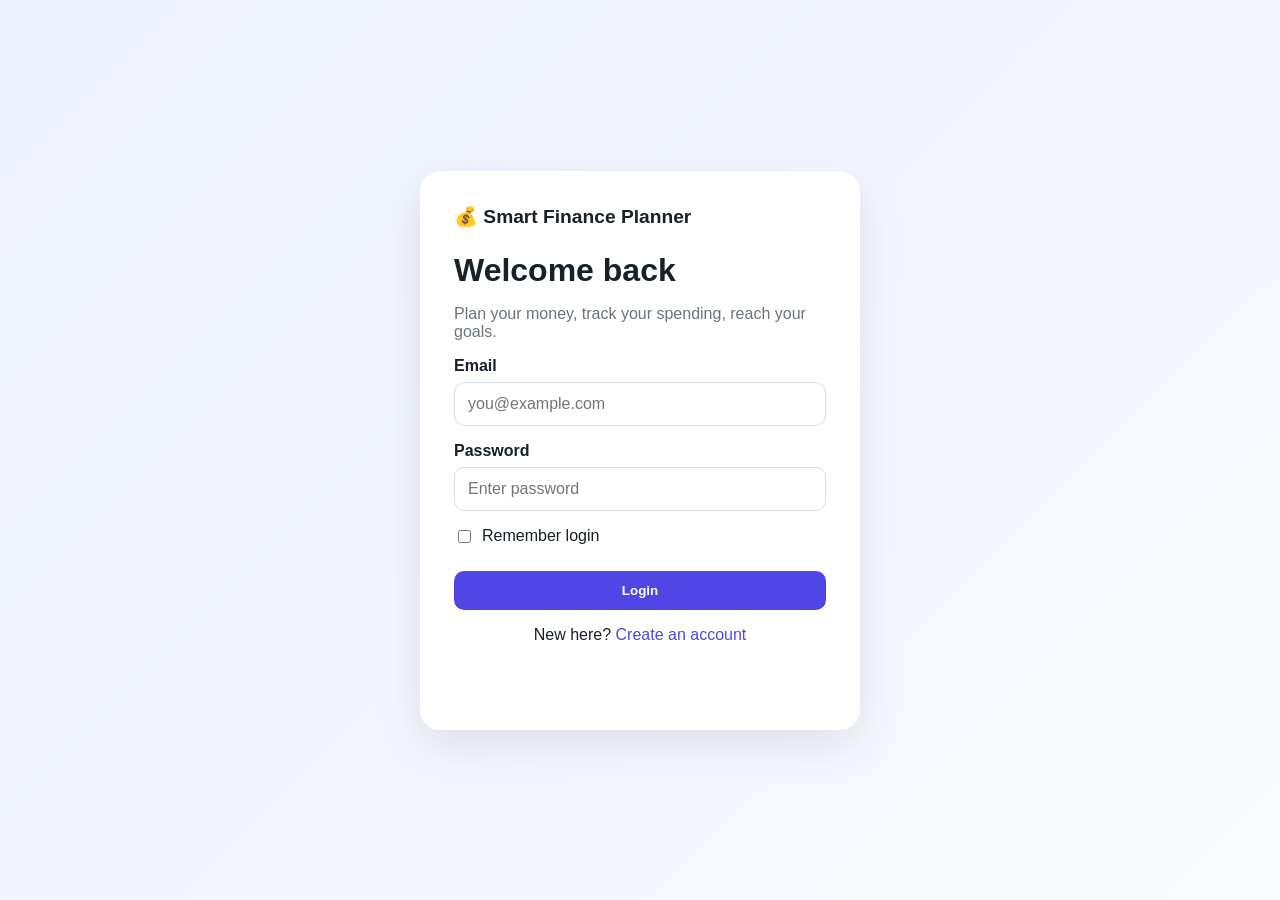
<file: index.html>
<!DOCTYPE html>
<html lang="en">
<head>
  <meta charset="UTF-8">
  <meta name="viewport" content="width=device-width, initial-scale=1.0">
  <title>Smart Finance Planner - Login</title>
  <link rel="stylesheet" href="css/style.css">
</head>
<body class="auth-page">
  <main class="auth-card">
    <div class="brand">💰 Smart Finance Planner</div>
    <h1>Welcome back</h1>
    <p class="muted">Plan your money, track your spending, reach your goals.</p>

    <form id="loginForm">
      <label>Email</label>
      <input id="loginEmail" type="email" required placeholder="you@example.com">

      <label>Password</label>
      <input id="loginPassword" type="password" required placeholder="Enter password">

      <label class="check"><input id="remember" type="checkbox"> Remember login</label>
      <button class="btn primary" type="submit">Login</button>
    </form>

    <p class="center">New here? <a href="signup.html">Create an account</a></p>
    <p id="loginMessage" class="message"></p>
  </main>
  <script src="js/storage.js"></script>
  <script src="js/auth.js"></script>
</body>
</html>
</file>
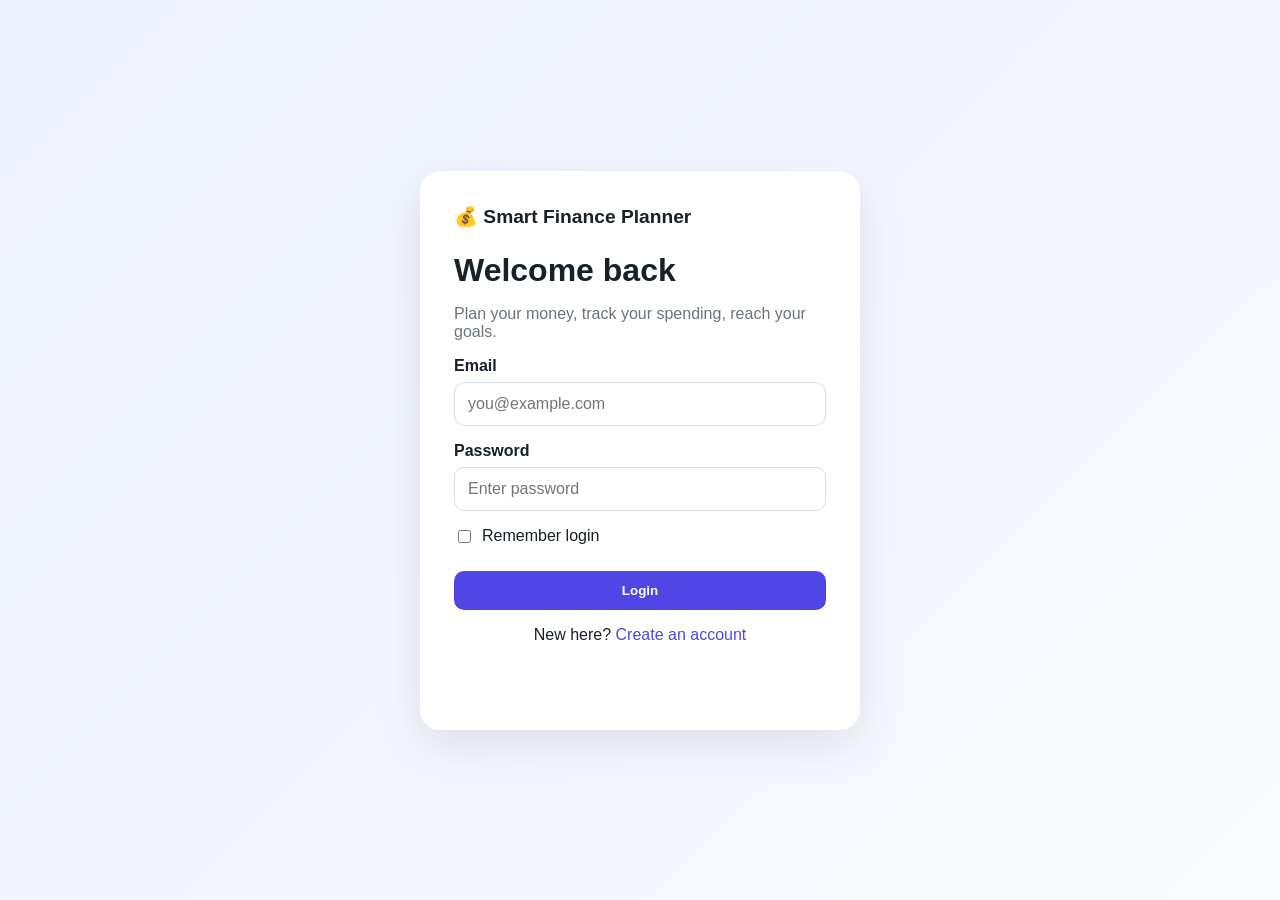
<file: budget.html>
<!DOCTYPE html>
<html lang="en">
<head>
<meta charset="UTF-8"><meta name="viewport" content="width=device-width, initial-scale=1.0">
<title>Budget - Smart Finance Planner</title><link rel="stylesheet" href="css/style.css">
</head>
<body>
<div class="app">
<aside class="sidebar"><div class="brand">💰 Smart Finance</div><nav>
<a href="dashboard.html">🏠 Dashboard</a><a href="transactions.html">🧾 Transactions</a><a class="active" href="budget.html">💳 Budget</a>
<a href="savings.html">🎯 Savings Goals</a><a href="analytics.html">📈 Analytics</a></nav>
<button id="themeToggle" class="nav-button">🌙 Dark Mode</button><button id="logoutBtn" class="nav-button">↪ Logout</button></aside>
<main class="content"><header class="topbar"><div><h1>Monthly Budget</h1><p class="muted">Set limits and monitor category spending.</p></div></header>
<section class="panel"><form id="budgetForm" class="form-grid">
<select id="budgetCategory"><option>Food</option><option>Shopping</option><option>Transport</option><option>Bills</option><option>Education</option><option>Entertainment</option><option>Healthcare</option><option>Rent</option><option>Travel</option><option>Other</option></select>
<input id="budgetAmount" type="number" min="0" required placeholder="Budget amount"><button class="btn primary">Save Budget</button>
</form></section><section class="panel"><div id="budgetList"></div></section></main></div>
<script src="js/storage.js"></script><script src="js/app.js"></script>
</body></html>
</file>
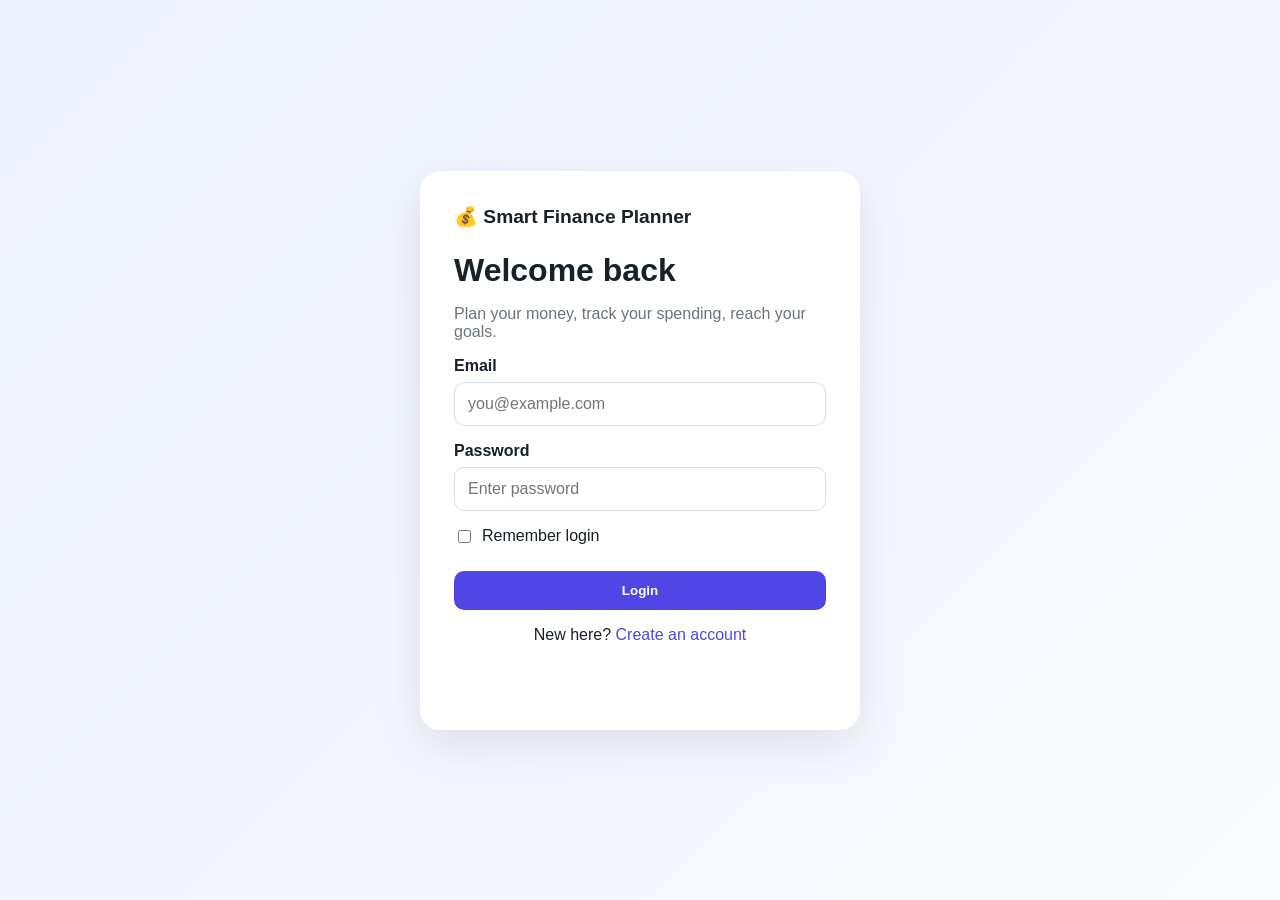
<file: dashboard.html>
<!DOCTYPE html>
<html lang="en">
<head>
  <meta charset="UTF-8">
  <meta name="viewport" content="width=device-width, initial-scale=1.0">
  <title>Dashboard - Smart Finance Planner</title>
  <link rel="stylesheet" href="css/style.css">
</head>
<body>
  <div class="app">
    <aside class="sidebar">
      <div class="brand">💰 Smart Finance</div>
      <nav>
        <a class="active" href="dashboard.html">🏠 Dashboard</a>
        <a href="transactions.html">🧾 Transactions</a>
        <a href="budget.html">💳 Budget</a>
        <a href="savings.html">🎯 Savings Goals</a>
        <a href="analytics.html">📈 Analytics</a>
      </nav>
      <button id="themeToggle" class="nav-button">🌙 Dark Mode</button>
      <button id="logoutBtn" class="nav-button">↪ Logout</button>
    </aside>

    <main class="content">
      <header class="topbar">
        <div>
          <h1>Welcome, <span id="userName">User</span> 👋</h1>
          <p class="muted">Here is your financial overview.</p>
        </div>
        <a class="btn secondary" href="setup.html">Edit Plan</a>
      </header>

      <section class="cards">
        <div class="stat-card"><span>💵 Total Income</span><strong id="income">₹0</strong></div>
        <div class="stat-card"><span>🎯 Planned Savings</span><strong id="savings">₹0</strong></div>
        <div class="stat-card"><span>🧾 Expenses</span><strong id="expenses">₹0</strong></div>
        <div class="stat-card"><span>💰 Balance</span><strong id="balance">₹0</strong></div>
      </section>

      <section class="grid-2">
        <div class="panel">
          <h2>Monthly Plan</h2>
          <div id="plan"></div>
        </div>
        <div class="panel">
          <h2>Savings Progress</h2>
          <div class="progress"><div id="savingBar"></div></div>
          <p id="savingText" class="muted"></p>
          <div id="tips"></div>
        </div>
      </section>

      <section class="panel">
        <div class="panel-head"><h2>Recent Transactions</h2><a href="transactions.html">View all</a></div>
        <div id="recentTransactions"></div>
      </section>
    </main>
  </div>
  <script src="js/storage.js"></script>
  <script src="js/app.js"></script>
</body>
</html>
</file>
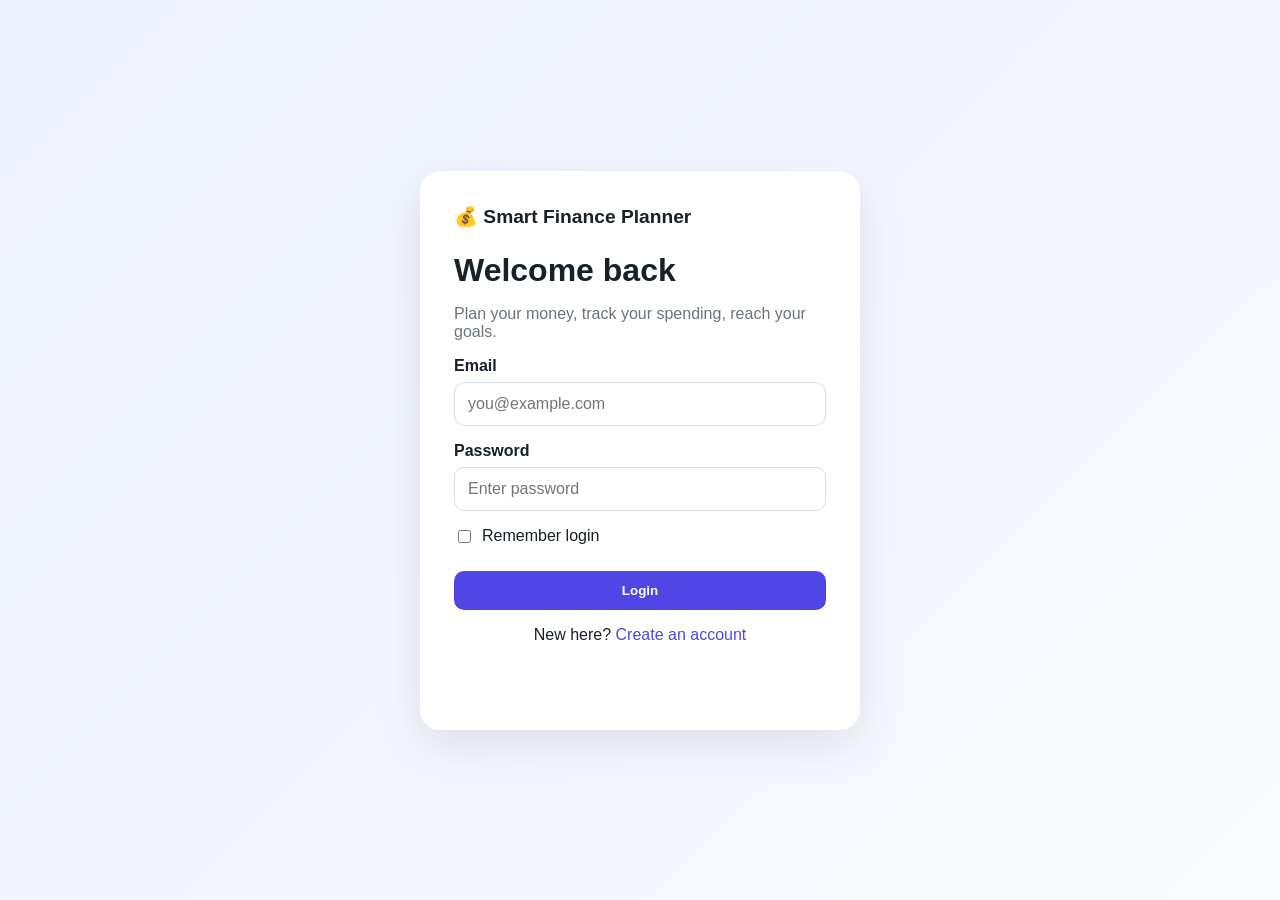
<file: profile.html>
<!DOCTYPE html>
<html lang="en"><head><meta charset="UTF-8"><meta name="viewport" content="width=device-width, initial-scale=1.0">
<title>Profile - Smart Finance Planner</title><link rel="stylesheet" href="css/style.css"></head>
<body><div class="app"><aside class="sidebar"><div class="brand">💰 Smart Finance</div><nav>
<a href="dashboard.html">🏠 Dashboard</a><a href="transactions.html">🧾 Transactions</a><a href="budget.html">💳 Budget</a>
<a href="savings.html">🎯 Savings Goals</a><a href="analytics.html">📈 Analytics</a></nav>
<button id="themeToggle" class="nav-button">🌙 Dark Mode</button><button id="logoutBtn" class="nav-button">↪ Logout</button></aside>
<main class="content"><header class="topbar"><div><h1>Profile</h1><p class="muted">Your account and plan information.</p></div></header>
<section class="panel" id="profileInfo"></section></main></div>
<script src="js/storage.js"></script><script src="js/app.js"></script></body></html>
</file>
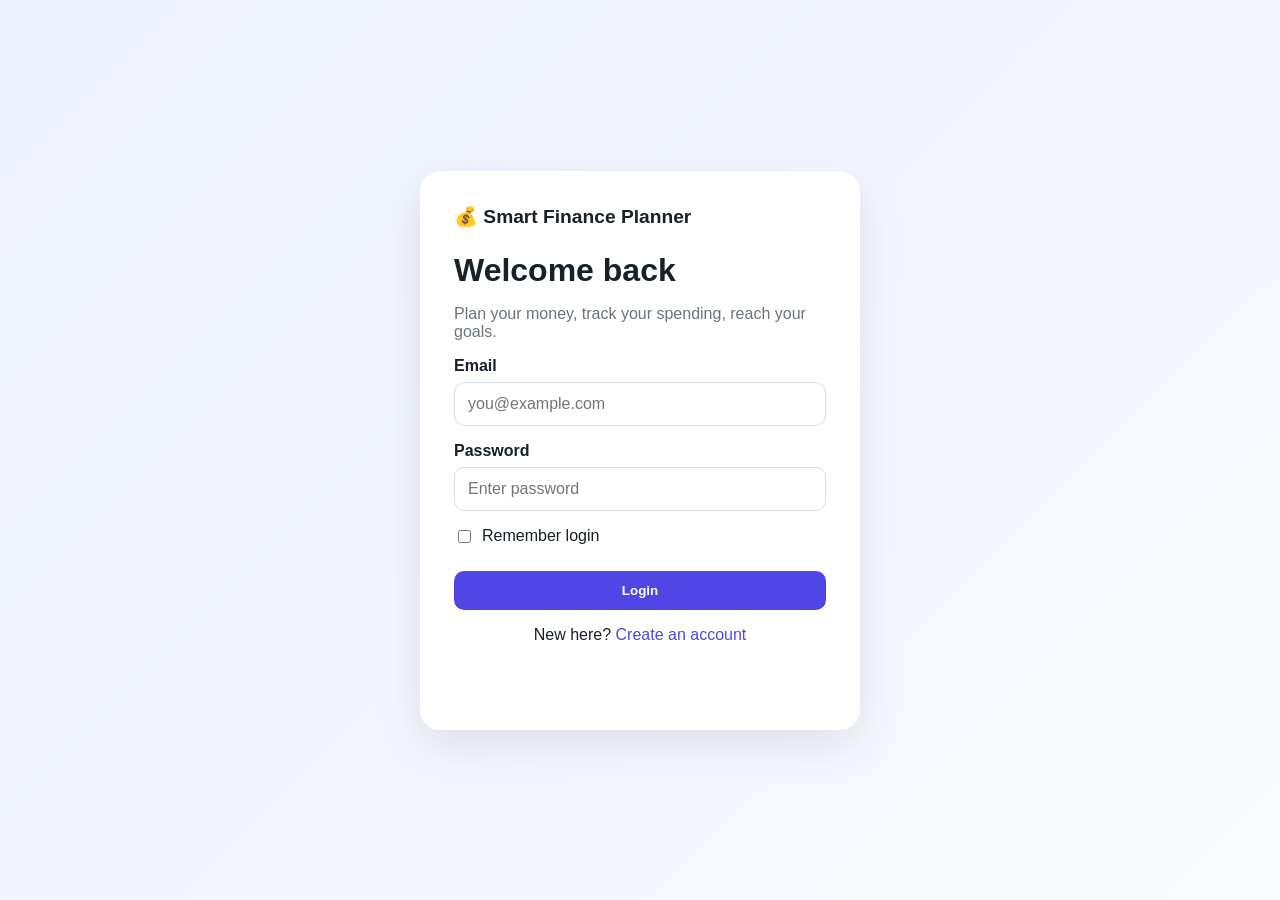
<file: savings-setup.html>
<!DOCTYPE html>
<html lang="en">
<head>
  <meta charset="UTF-8">
  <meta name="viewport" content="width=device-width, initial-scale=1.0">
  <title>Savings Setup - Smart Finance Planner</title>
  <link rel="stylesheet" href="css/style.css">
</head>
<body>
  <main class="setup-page">
    <section class="setup-card">
      <div class="brand">💰 Smart Finance Planner</div>
      <div class="step">STEP 2 OF 2</div>
      <h1>Build your savings plan</h1>
      <p class="muted">You decide how much you want to save every month.</p>

      <form id="savingsForm">
        <label>Monthly Savings</label>
        <input id="monthlySavings" type="number" min="0" required placeholder="15000">

        <label>Savings Goal</label>
        <input id="goalAmount" type="number" min="0" required placeholder="200000">

        <label>Target Date</label>
        <input id="targetDate" type="month" required>

        <button class="btn primary" type="submit">Create My Plan →</button>
      </form>
      <p id="savingsMessage" class="message"></p>
    </section>
  </main>
  <script src="js/storage.js"></script>
  <script src="js/setup.js"></script>
</body>
</html>
</file>
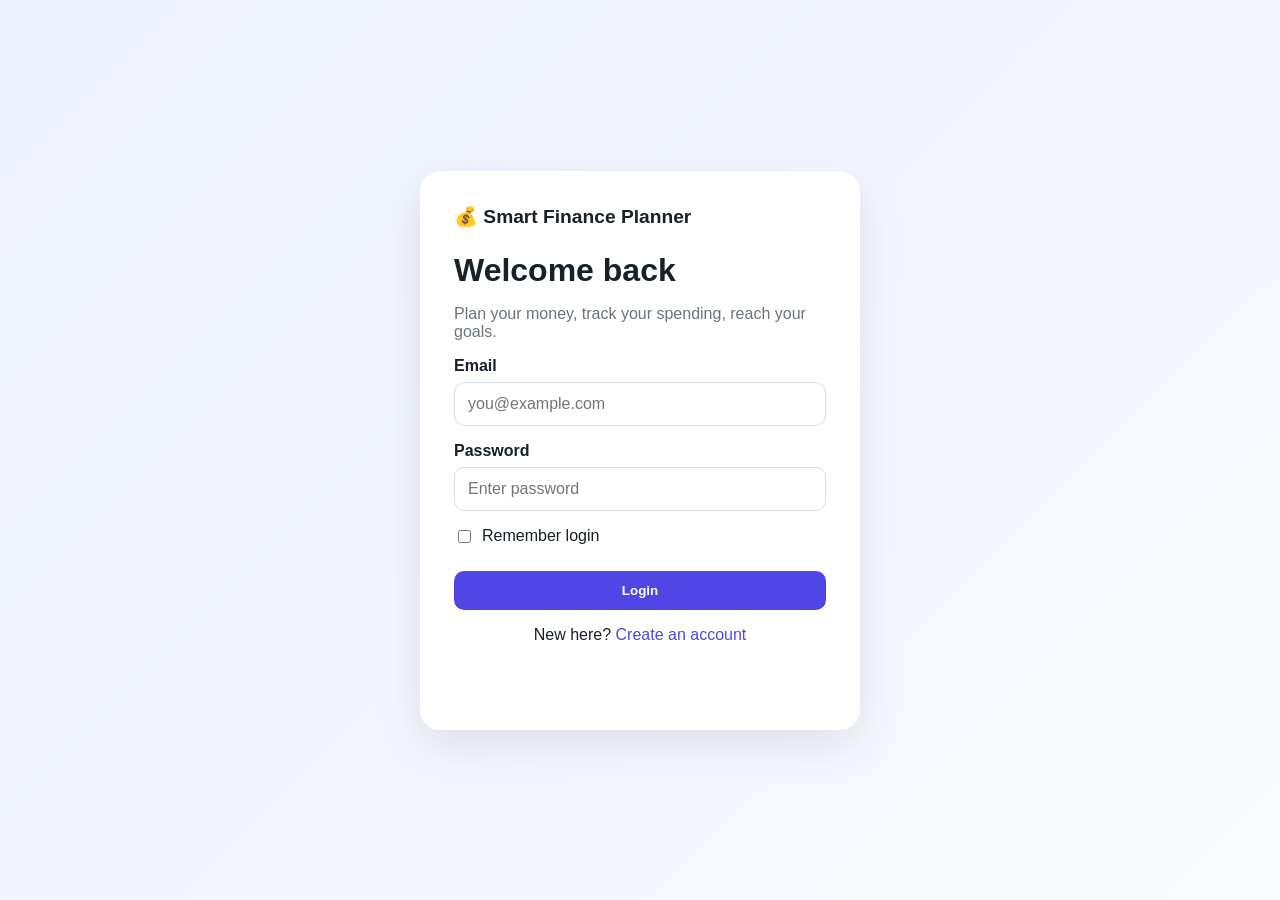
<file: savings.html>
<!DOCTYPE html>
<html lang="en">
<head><meta charset="UTF-8"><meta name="viewport" content="width=device-width, initial-scale=1.0">
<title>Savings Goals - Smart Finance Planner</title><link rel="stylesheet" href="css/style.css"></head>
<body><div class="app"><aside class="sidebar"><div class="brand">💰 Smart Finance</div><nav>
<a href="dashboard.html">🏠 Dashboard</a><a href="transactions.html">🧾 Transactions</a><a href="budget.html">💳 Budget</a>
<a class="active" href="savings.html">🎯 Savings Goals</a><a href="analytics.html">📈 Analytics</a></nav>
<button id="themeToggle" class="nav-button">🌙 Dark Mode</button><button id="logoutBtn" class="nav-button">↪ Logout</button></aside>
<main class="content"><header class="topbar"><div><h1>Savings Goals</h1><p class="muted">Track what you are saving toward.</p></div></header>
<section class="panel"><form id="goalForm" class="form-grid"><input id="goalName" required placeholder="Goal name">
<input id="goalTarget" type="number" min="0" required placeholder="Target amount"><input id="goalSaved" type="number" min="0" value="0" placeholder="Already saved">
<input id="goalDate" type="month" required><button class="btn primary">Add Goal</button></form></section>
<section id="goals" class="cards"></section></main></div>
<script src="js/storage.js"></script><script src="js/app.js"></script></body></html>
</file>
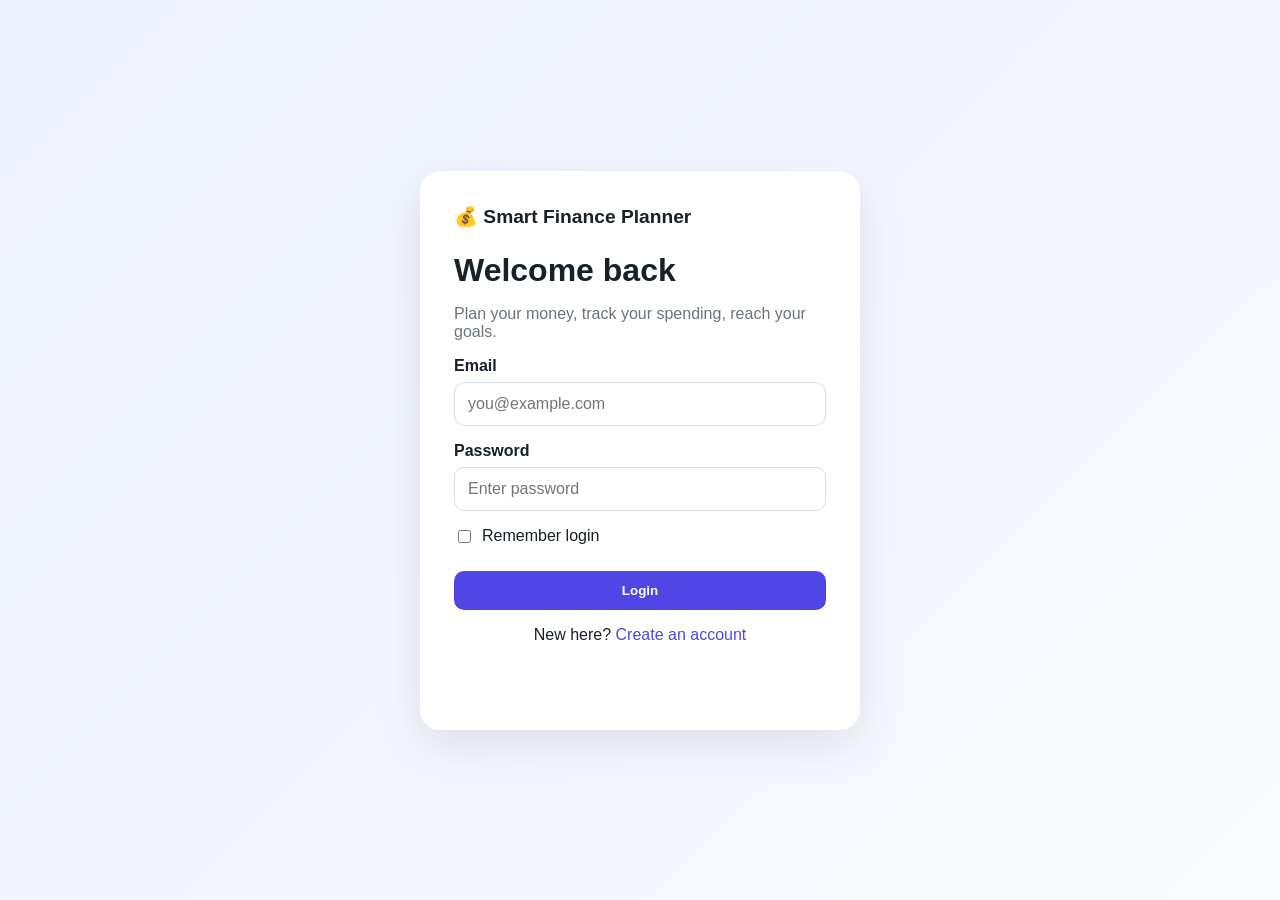
<file: setup.html>
<!DOCTYPE html>
<html lang="en">
<head>
  <meta charset="UTF-8">
  <meta name="viewport" content="width=device-width, initial-scale=1.0">
  <title>Financial Setup - Smart Finance Planner</title>
  <link rel="stylesheet" href="css/style.css">
</head>
<body>
  <main class="setup-page">
    <section class="setup-card">
      <div class="brand">💰 Smart Finance Planner</div>
      <div class="step">STEP 1 OF 2</div>
      <h1>Let's build your financial plan</h1>
      <p class="muted">Tell us about your monthly income.</p>

      <form id="incomeForm">
        <label>Monthly Salary</label>
        <input id="salary" type="number" min="0" required placeholder="50000">

        <label>Other Income <span class="muted">(optional)</span></label>
        <input id="otherIncome" type="number" min="0" value="0" placeholder="5000">

        <label>Salary Date</label>
        <input id="salaryDate" type="number" min="1" max="31" value="1" required>

        <label>Currency</label>
        <select id="currency">
          <option value="INR">₹ Indian Rupee</option>
          <option value="USD">$ US Dollar</option>
          <option value="EUR">€ Euro</option>
          <option value="GBP">£ Pound</option>
        </select>

        <button class="btn primary" type="submit">Continue →</button>
      </form>
    </section>
  </main>
  <script src="js/storage.js"></script>
  <script src="js/setup.js"></script>
</body>
</html>
</file>
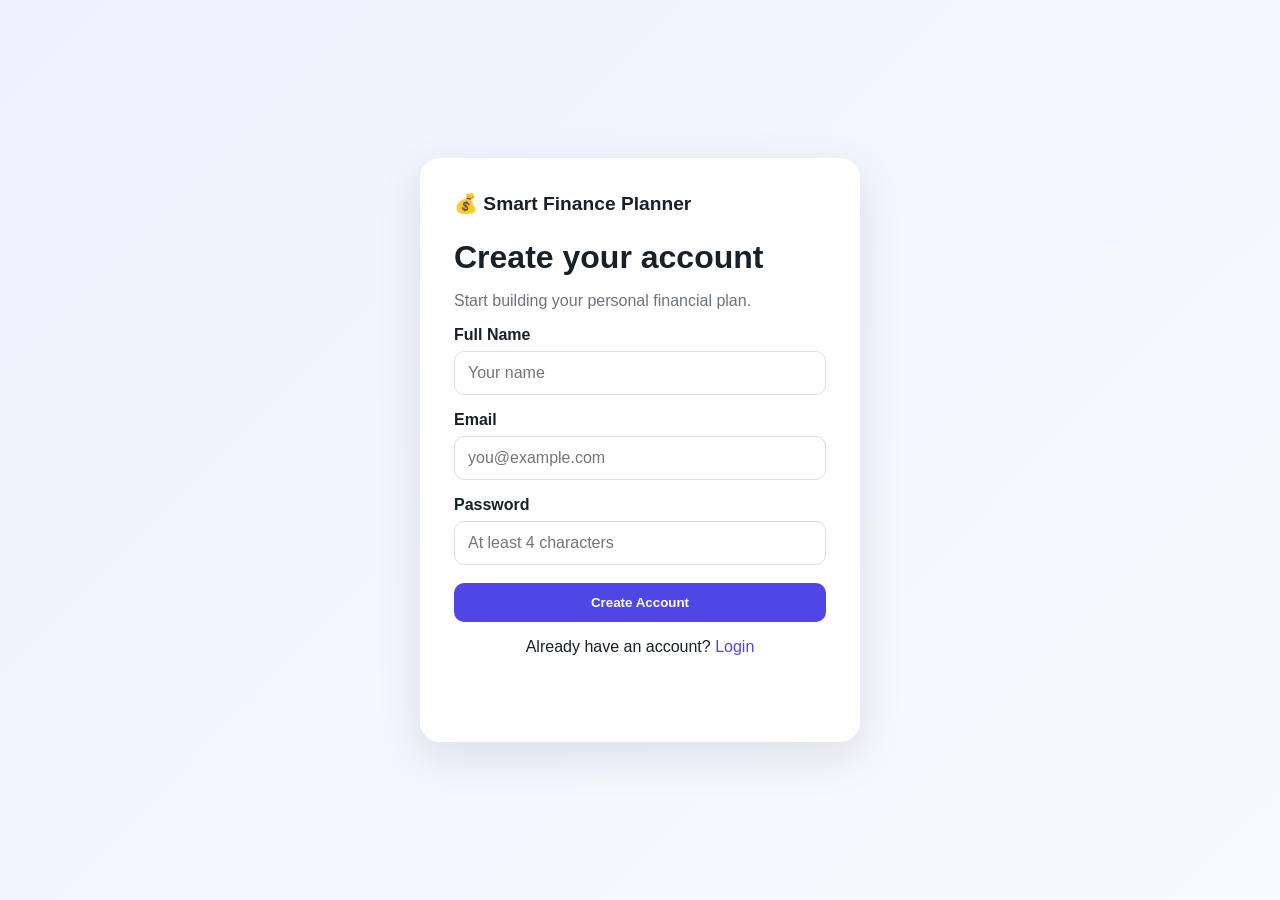
<file: signup.html>
<!DOCTYPE html>
<html lang="en">
<head>
  <meta charset="UTF-8">
  <meta name="viewport" content="width=device-width, initial-scale=1.0">
  <title>Create Account - Smart Finance Planner</title>
  <link rel="stylesheet" href="css/style.css">
</head>
<body class="auth-page">
  <main class="auth-card">
    <div class="brand">💰 Smart Finance Planner</div>
    <h1>Create your account</h1>
    <p class="muted">Start building your personal financial plan.</p>

    <form id="signupForm">
      <label>Full Name</label>
      <input id="signupName" required placeholder="Your name">

      <label>Email</label>
      <input id="signupEmail" type="email" required placeholder="you@example.com">

      <label>Password</label>
      <input id="signupPassword" type="password" minlength="4" required placeholder="At least 4 characters">

      <button class="btn primary" type="submit">Create Account</button>
    </form>

    <p class="center">Already have an account? <a href="index.html">Login</a></p>
    <p id="signupMessage" class="message"></p>
  </main>
  <script src="js/storage.js"></script>
  <script src="js/auth.js"></script>
</body>
</html>
</file>
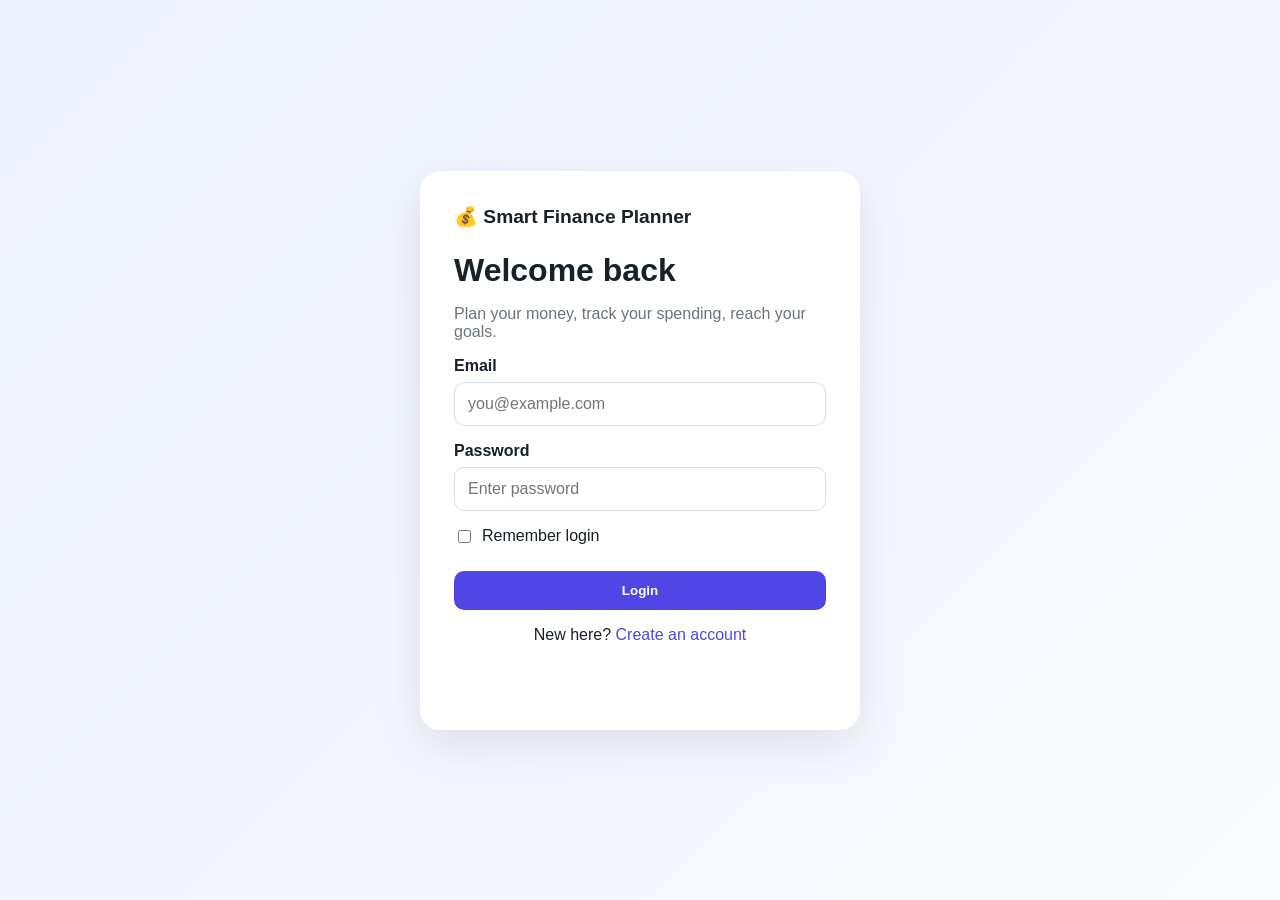
<file: transactions.html>
<!DOCTYPE html>
<html lang="en">
<head>
  <meta charset="UTF-8">
  <meta name="viewport" content="width=device-width, initial-scale=1.0">
  <title>Transactions - Smart Finance Planner</title>
  <link rel="stylesheet" href="css/style.css">
</head>
<body>
<div class="app">
  <aside class="sidebar">
    <div class="brand">💰 Smart Finance</div>
    <nav>
      <a href="dashboard.html">🏠 Dashboard</a>
      <a class="active" href="transactions.html">🧾 Transactions</a>
      <a href="budget.html">💳 Budget</a>
      <a href="savings.html">🎯 Savings Goals</a>
      <a href="analytics.html">📈 Analytics</a>
    </nav>
    <button id="themeToggle" class="nav-button">🌙 Dark Mode</button>
    <button id="logoutBtn" class="nav-button">↪ Logout</button>
  </aside>
  <main class="content">
    <header class="topbar"><div><h1>Transactions</h1><p class="muted">Manage your income and expenses.</p></div></header>
    <section class="panel">
      <form id="transactionForm" class="form-grid">
        <select id="type"><option value="expense">Expense</option><option value="income">Income</option></select>
        <input id="amount" type="number" min="0" required placeholder="Amount">
        <input id="description" required placeholder="Description">
        <select id="category">
          <option>Food</option><option>Shopping</option><option>Transport</option><option>Bills</option>
          <option>Education</option><option>Entertainment</option><option>Healthcare</option><option>Rent</option>
          <option>Travel</option><option>Other</option>
        </select>
        <input id="date" type="date" required>
        <button class="btn primary" type="submit">Add Transaction</button>
      </form>
    </section>
    <section class="panel">
      <div class="toolbar">
        <input id="search" placeholder="Search transactions...">
        <select id="filter"><option value="all">All</option><option value="income">Income</option><option value="expense">Expenses</option></select>
      </div>
      <div id="transactionList"></div>
    </section>
  </main>
</div>
<script src="js/storage.js"></script>
<script src="js/app.js"></script>
</body>
</html>
</file>
<file: css/style.css>
*{box-sizing:border-box}body{margin:0;font-family:Inter,Arial,sans-serif;background:#f5f7fb;color:#18202a}a{color:#4f46e5;text-decoration:none}.muted{color:#6b7280}.center{text-align:center}.brand{font-weight:800;font-size:1.2rem;margin-bottom:24px}.auth-page{min-height:100vh;display:grid;place-items:center;background:linear-gradient(135deg,#eef2ff,#f8fafc)}.auth-card,.setup-card{width:min(440px,92%);background:white;padding:34px;border-radius:20px;box-shadow:0 15px 45px rgba(15,23,42,.1)}h1{margin:8px 0 8px;font-size:2rem}h2{margin-top:0}label{display:block;font-weight:600;margin:16px 0 7px}input,select{width:100%;padding:12px 13px;border:1px solid #d8dee9;border-radius:10px;background:#fff;font:inherit;outline:none}input:focus,select:focus{border-color:#6366f1}.check{font-weight:400;display:flex;gap:8px;align-items:center}.check input{width:auto}.btn{border:0;border-radius:10px;padding:12px 17px;font-weight:700;cursor:pointer;display:inline-block}.primary{background:#4f46e5;color:white}.secondary{background:#eef2ff;color:#4338ca}.auth-card .btn{width:100%;margin-top:18px}.message{min-height:20px;color:#dc2626}.setup-page{min-height:100vh;display:grid;place-items:center;padding:25px}.setup-card{width:min(540px,94%)}.step{font-size:.78rem;color:#4f46e5;font-weight:800;letter-spacing:.08em}.app{display:flex;min-height:100vh}.sidebar{width:245px;background:#111827;color:white;padding:25px 16px;position:fixed;height:100vh}.sidebar .brand{color:white;padding:0 10px}.sidebar nav{display:grid;gap:6px}.sidebar nav a,.nav-button{padding:12px;border-radius:9px;color:#d1d5db;background:transparent;border:0;text-align:left;font:inherit;cursor:pointer}.sidebar nav a:hover,.sidebar nav a.active,.nav-button:hover{background:#1f2937;color:white}.nav-button{width:100%;margin-top:8px}.content{margin-left:245px;padding:32px;width:calc(100% - 245px)}.topbar{display:flex;justify-content:space-between;align-items:center;margin-bottom:28px}.cards{display:grid;grid-template-columns:repeat(4,1fr);gap:18px;margin-bottom:22px}.stat-card,.panel{background:white;border-radius:16px;padding:20px;box-shadow:0 5px 18px rgba(15,23,42,.05)}.stat-card span{display:block;color:#6b7280;margin-bottom:10px}.stat-card strong{font-size:1.55rem}.grid-2{display:grid;grid-template-columns:1fr 1fr;gap:20px;margin-bottom:22px}.progress{height:13px;background:#e5e7eb;border-radius:99px;overflow:hidden}.progress div{height:100%;background:#4f46e5;width:0}.plan-row,.transaction-row,.budget-row{display:flex;justify-content:space-between;gap:15px;padding:13px 0;border-bottom:1px solid #edf0f4}.positive{color:#059669}.negative{color:#dc2626}.toolbar{display:flex;gap:10px;margin-bottom:15px}.form-grid{display:grid;grid-template-columns:repeat(3,1fr);gap:12px;align-items:end}.form-grid input,.form-grid select{margin:0}.form-grid .btn{height:46px}.panel-head{display:flex;justify-content:space-between;align-items:center}.goal-card{background:white;border-radius:16px;padding:20px;box-shadow:0 5px 18px rgba(15,23,42,.05)}.goal-card h3{margin-top:0}.goal-card .progress{margin:15px 0}.goal-card .progress div{background:#10b981}canvas{max-height:330px}.dark{background:#0f172a;color:#e5e7eb}.dark .content,.dark .panel,.dark .stat-card,.dark .goal-card,.dark .auth-card,.dark .setup-card{background:#111827;color:#e5e7eb}.dark .muted{color:#9ca3af}.dark input,.dark select{background:#1f2937;color:white;border-color:#374151}.dark .secondary{background:#1f2937;color:#c7d2fe}.dark .plan-row,.dark .transaction-row,.dark .budget-row{border-color:#374151}@media(max-width:900px){.sidebar{width:75px;padding:18px 8px}.sidebar .brand{font-size:0}.sidebar .brand:first-letter{font-size:1.2rem}.sidebar nav a,.nav-button{font-size:0;text-align:center}.sidebar nav a:first-letter,.nav-button:first-letter{font-size:1.1rem}.content{margin-left:75px;width:calc(100% - 75px);padding:20px}.cards{grid-template-columns:repeat(2,1fr)}.grid-2{grid-template-columns:1fr}.form-grid{grid-template-columns:1fr}}@media(max-width:560px){.cards{grid-template-columns:1fr}.topbar{align-items:flex-start;gap:10px;flex-direction:column}.content{padding:14px}.auth-card,.setup-card{padding:25px}}
</file>
